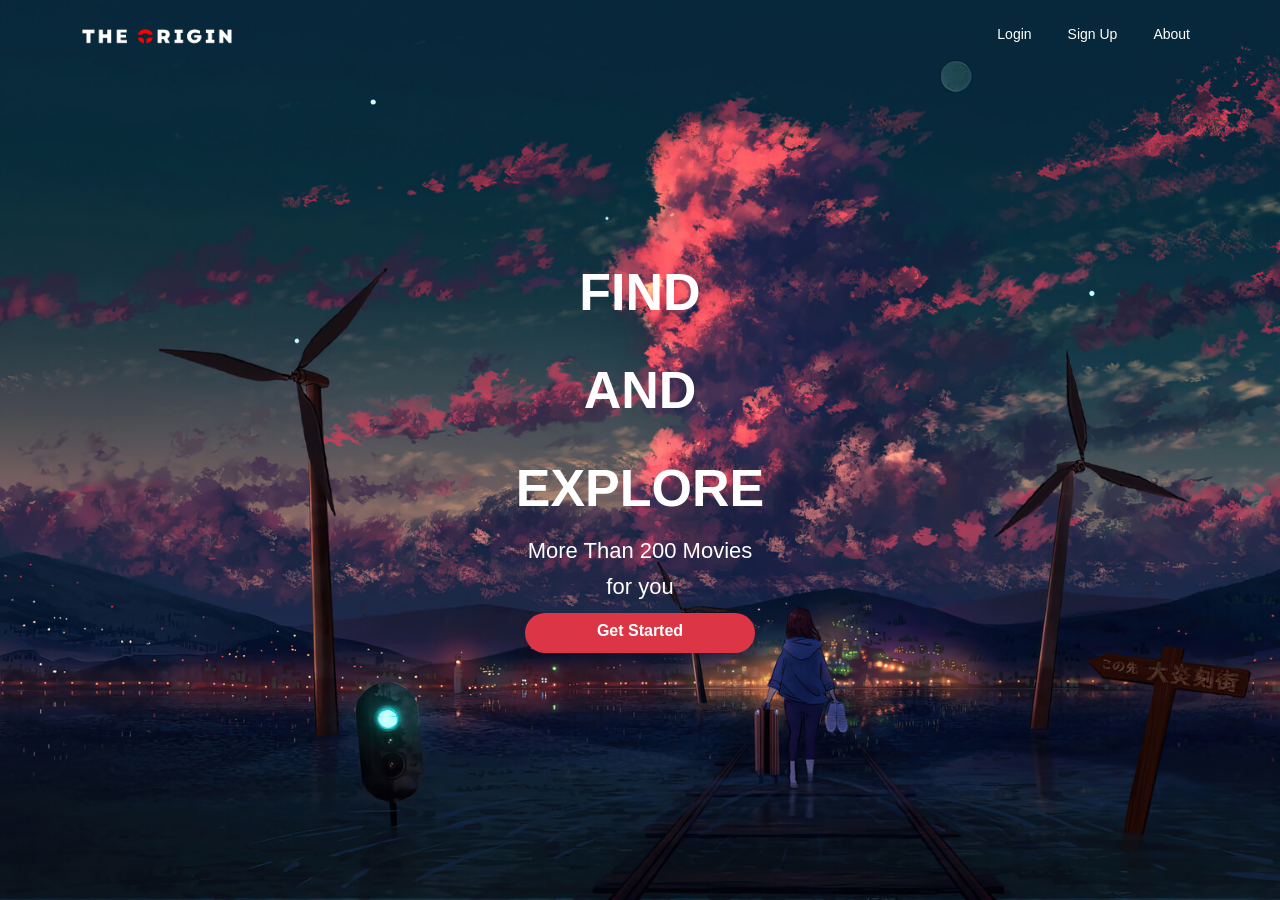
<file: index.html>
<!DOCTYPE html>
<html lang="en">
  <head>
    <meta charset="utf-8" />
    <meta name="viewport" content="width=device-width, initial-scale=1" />
    <title>THE ORIGIN</title>
    <link rel="stylesheet" href="bs/css/bootstrap.min.css">
    <link rel="stylesheet" href="style.css" />
  </head>
  <body>
    <!--Navbar start-->
    <nav class="navbar navbar-expand-lg bg-transparent navbar-dark pb-3 fixed-top">
      <div class="container d-flex align-items-start navkonten">
        <a class="navbar-brand pt-2" href="#">
          <img src="Assets/Image/logocrop.png" alt="Bootstrap" width="150">
        </a>
        <button class="navbar-toggler" type="button" data-bs-toggle="collapse" data-bs-target="#navbarNav" aria-controls="navbarNav" aria-expanded="false" aria-label="Toggle navigation">
          <span class="navbar-toggler-icon"></span>
        </button>
        <div class="collapse navbar-collapse" id="navbarNav">
          <ul class="navbar-nav ms-auto mb-auto nav-custom pt-2">
            <li class="nav-item">
              <a class="nav-link active" aria-current="page" href="Login/login.html">Login</a>
            </li>
            <li class="nav-item">
              <a class="nav-link active" aria-current="page" href="SignUp/signup.html">Sign Up</a>
            </li>
            <li class="nav-item">
              <a class="nav-link active" aria-current="page" href="#">About</a>
            </li>
          </ul>
        </div>
      </div>
    </nav>
    <!--Navbar end-->

    <!--Grid start-->
    <!-- <div class="container-fluid text-center bg-dark text-light">
      <div class="row">
        <div class="col-lg-3 col-md-6 col-12 border p-5">KOLOM</div>
        <div class="col-lg-3 col-md-6 col-12 border p-5">KOLOM</div>
        <div class="col-lg-3 col-md-6 col-12 border p-5">KOLOM</div>
        <div class="col-lg-3 col-md-6 col-12 border p-5">KOLOM</div>
      </div>
    </div> -->
    <!--Grid end-->

    <!--Carousel start-->
    <!--
  <div class="container ms-auto me-auto p-10">
    <div id="carouselExampleCaptions" class="carousel slide" data-bs-ride="false">
      <div class="carousel-indicators">
        <button type="button" data-bs-target="#carouselExampleCaptions" data-bs-slide-to="0" class="active" aria-current="true" aria-label="Slide 1"></button>
        <button type="button" data-bs-target="#carouselExampleCaptions" data-bs-slide-to="1" aria-label="Slide 2"></button>
        <button type="button" data-bs-target="#carouselExampleCaptions" data-bs-slide-to="2" aria-label="Slide 3"></button>
      </div>
      <div class="carousel-inner">
        <div class="carousel-item active">
          <img src="foto2.jpg" class="d-block w-100 rounded" alt="...">
          <div class="carousel-caption d-none d-md-block">
            <h5>Home</h5>
            <p>Lorem ipsum dolor sit amet consectetur, adipisicing elit. Voluptates, dolor.</p>
          </div>
        </div>
        <div class="carousel-item">
          <img src="foto2.jpg" class="d-block w-100 rounded" alt="...">
          <div class="carousel-caption d-none d-md-block">
            <h5>Home</h5>
            <p>Lorem ipsum, dolor sit amet consectetur adipisicing elit. Ipsa, maiores.</p>
          </div>
        </div>
        <div class="carousel-item">
          <img src="foto2.jpg" class="d-block w-100 rounded" alt="...">
          <div class="carousel-caption d-none d-md-block">
            <h5>Home</h5>
            <p>Lorem ipsum dolor sit amet consectetur adipisicing elit. Esse, accusamus?</p>
          </div>
        </div>
      </div>
      <button class="carousel-control-prev" type="button" data-bs-target="#carouselExampleCaptions" data-bs-slide="prev">
        <span class="carousel-control-prev-icon" aria-hidden="true"></span>
        <span class="visually-hidden">Previous</span>
      </button>
      <button class="carousel-control-next" type="button" data-bs-target="#carouselExampleCaptions" data-bs-slide="next">
        <span class="carousel-control-next-icon" aria-hidden="true"></span>
        <span class="visually-hidden">Next</span>
      </button>
    </div>
  </div>
-->
    <!--Carousel end-->

    <!--Konten Start-->
    <main>
      <section>
        <div class="col-12 container mx-auto text-white content-wrapper text-wrapper">
          <h1>FIND</h1>
          <h1>AND</h1>
          <h1>EXPLORE</h1>
          <p>More Than 200 Movies</p>
          <p>for you</p>
          <a href="Beranda/beranda.html" class="btn btn-wrapper btn-danger rounded-pill" role="button">Get Started</a>
        </div>
      </section>
    </main>
    <!--Konten End-->
    <script src="bs/js/bootstrap.min.js"></script>
  </body>
</html>
</file>
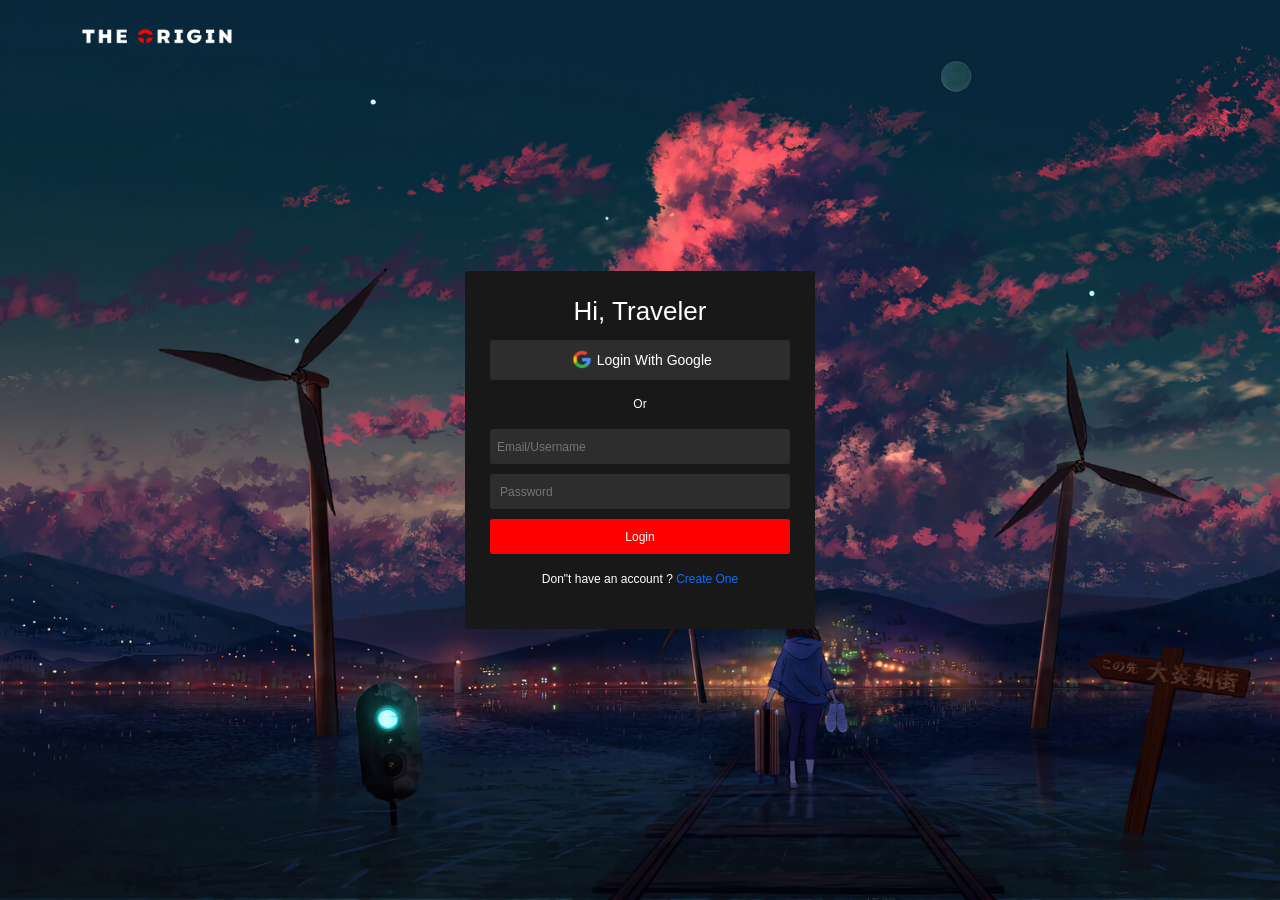
<file: Login/login.html>
<!DOCTYPE html>
<html lang="en">
  <head>
    <meta charset="utf-8" />
    <meta name="viewport" content="width=device-width, initial-scale=1" />
    <title>Login</title>
    <link rel="stylesheet" href="login.css" />
    <link rel="stylesheet" href="../bs/css/bootstrap.min.css">
  </head>
  <body>
    
    <!--Navbar Start-->
    <nav class="navbar navbar-expand-lg pb-3 navbar-dark">
      <div class="container d-flex align-items-start">
        <a class="navbar-brand pt-2" href="/index.html">
          <img src="../Assets/Image/logocrop.png" alt="Bootstrap" width="150" />
        </a>
      </div>
    </nav>
    <!--Navbar End-->

    <!--Card Section Start-->
    <div class="kontainer position-absolute top-50 start-50 translate-middle">
      <div class="title">
        <h3>Hi, Traveler</h3>
      </div>
      <div class="google">
        <div class="googletext">
          <img src="../Assets/Icons/google.png" alt="">
          <p>Login With Google</p>
        </div>
      </div>
      <p class="or">Or</p>
      <div class="field">
        <input type="email" class="email" id="email" placeholder="Email/Username">
      </div>
      <div class="field">
        <input type="password" class="password" id="password" placeholder="Password">
      </div>
      <div class="submit">
        <a href="../Beranda/beranda.html">
        <input type="submit" value="Login">
      </a>
      </div>
      <div class="create">
        <p>Don"t have an account ? <a href="../SignUp/signup.html"> Create One</a></p>
      </div>
    </div>
    <!--Card Section End-->


    <script src="../bs/js/bootstrap.min.js"></script>
  </body>
</html>
</file>
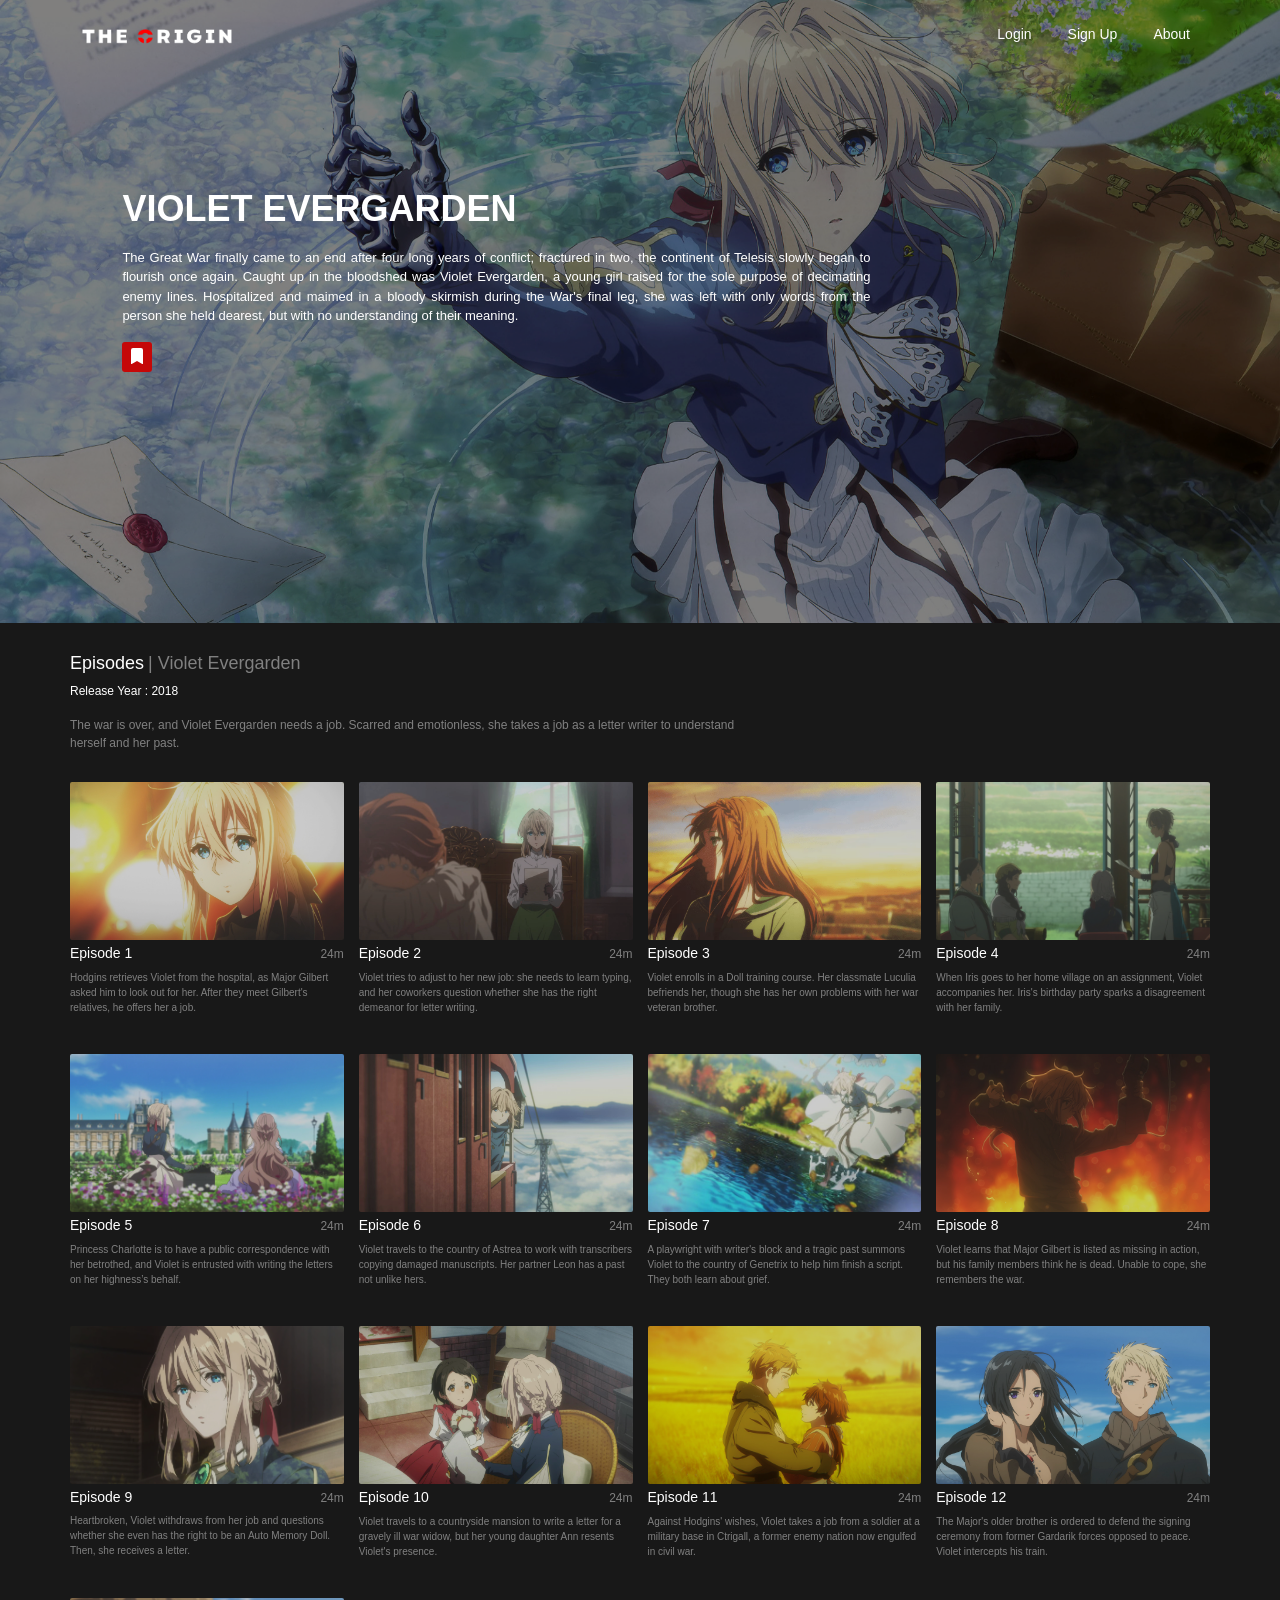
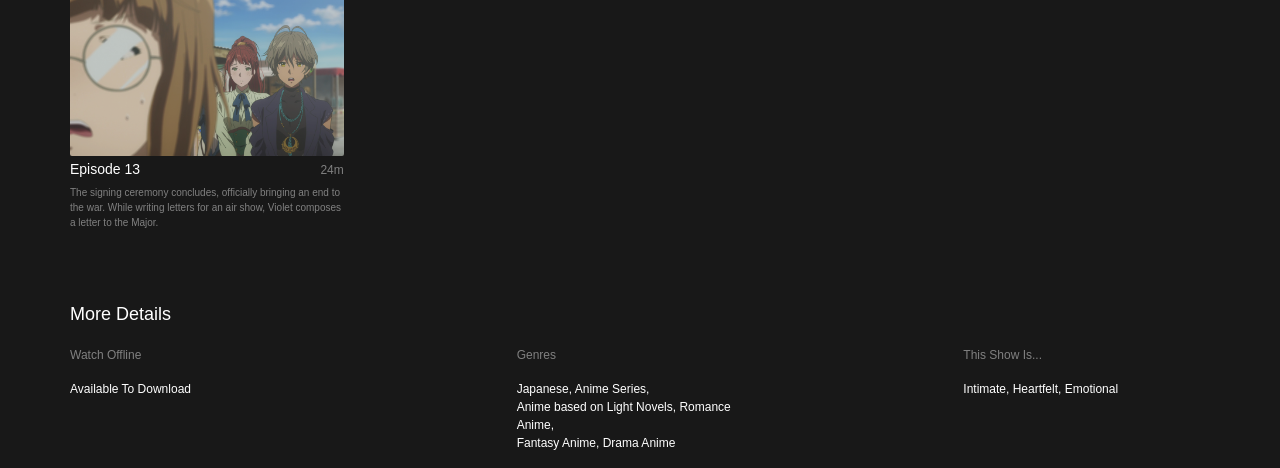
<file: Nontonpage/nonton.html>
<!DOCTYPE html>
<html lang="en">
  <head>
    <meta charset="utf-8" />
    <meta name="viewport" content="width=device-width, initial-scale=1" />
    <title>Violet Evergarden - Watch Your Favorite Series At THE ORIGIN</title>
    <link rel="stylesheet" href="nonton.css" />
    <link rel="stylesheet" href="../bs/css/bootstrap.min.css">
  </head>
  <body>
    <!--Navbar start-->
    <nav class="navbar navbar-expand-lg pb-3 navbar-dark">
      <div class="container d-flex align-items-start">
        <a class="navbar-brand pt-2" href="../Beranda/beranda.html">
          <img src="../Assets/Image/logocrop.png" alt="Bootstrap" width="150" />
        </a>
        <button class="navbar-toggler" type="button" data-bs-toggle="collapse" data-bs-target="#navbarNav" aria-controls="navbarNav" aria-expanded="false" aria-label="Toggle navigation">
          <span class="navbar-toggler-icon"></span>
        </button>
        <div class="collapse navbar-collapse" id="navbarNav">
          <ul class="navbar-nav ms-auto mb-auto nav-custom pt-2">
            <li class="nav-item">
              <a class="nav-link active" aria-current="page" href="../Login/login.html">Login</a>
            </li>
            <li class="nav-item">
              <a class="nav-link active" aria-current="page" href="../SignUp/signup.html">Sign Up</a>
            </li>
            <li class="nav-item">
              <a class="nav-link active" aria-current="page" href="#">About</a>
            </li>
          </ul>
        </div>
      </div>
    </nav>
    <!--Navbar end-->

    <!--Header Start-->
    <div class="kontainer-konten">
      <div class="kontenbox">
        <div class="konten">
          <h2>VIOLET EVERGARDEN</h2>
          <p>
            The Great War finally came to an end after four long years of conflict; fractured in two, the continent of Telesis slowly began to flourish once again. Caught up in the bloodshed was Violet Evergarden, a young girl raised for
            the sole purpose of decimating enemy lines. Hospitalized and maimed in a bloody skirmish during the War's final leg, she was left with only words from the person she held dearest, but with no understanding of their meaning.
          </p>
          <div class="kotak">
              <svg xmlns="http://www.w3.org/2000/svg" width="16" height="16" fill="currentColor" class="bi bi-bookmark-fill" viewBox="0 0 16 16">
                <path d="M2 2v13.5a.5.5 0 0 0 .74.439L8 13.069l5.26 2.87A.5.5 0 0 0 14 15.5V2a2 2 0 0 0-2-2H4a2 2 0 0 0-2 2z" />
              </svg>
          </div>
        </div>
        <img src="../Assets/Image/halnonton-header-cropped.png" alt="" />
      </div>
    </div>
    <!--Header End-->

    <!--Episode Header Start-->
    <div class="header-episode-kontainer">
      <div class="text-episode">
        <h5>Episodes</h5>
        <h5><span class="judulheader">| Violet Evergarden</span></h5>
      </div>
      <div class="text-releasedesc">
        <p>Release Year : 2018</p>
        <p><span class="releasedesc">The war is over, and Violet Evergarden needs a job. Scarred and emotionless, she takes a job as a letter writer to understand herself and her past.</span></p>
      </div>
    </div>
    <!--Episode Header Emd-->

    <!--Episode List Start-->
    <div class="kontainer-episode">
      <div class="box-episode">
        <img src="../Assets/Image/slider-list1crop.png" class="episode-list" />
        <a href="../Streamingpage/stream.html">
        <div class="desclist">
          <h6>Episode 1</h6>
          <h6><span class="menit">24m</span></h6>
        </div>
        </a>
        <div class="description">
          <p>Hodgins retrieves Violet from the hospital, as Major Gilbert asked him to look out for her. After they meet Gilbert's relatives, he offers her a job.</p>
        </div>
      </div>
      <div class="box-episode">
        <img src="../Assets/Image/slider-list2crop.png" class="episode-list" />
        <div class="desclist">
          <h6>Episode 2</h6>
          <h6><span class="menit">24m</span></h6>
        </div>
        <div class="description">
          <p>Violet tries to adjust to her new job: she needs to learn typing, and her coworkers question whether she has the right demeanor for letter writing.</p>
        </div>
      </div>
      <div class="box-episode">
        <img src="../Assets/Image/slider-list3crop.png" class="episode-list" />
        <div class="desclist">
          <h6>Episode 3</h6>
          <h6><span class="menit">24m</span></h6>
        </div>
        <div class="description">
          <p>Violet enrolls in a Doll training course. Her classmate Luculia befriends her, though she has her own problems with her war veteran brother.</p>
        </div>
      </div>
      <div class="box-episode">
        <img src="../Assets/Image/slider-list4crop.png" class="episode-list" />
        <div class="desclist">
          <h6>Episode 4</h6>
          <h6><span class="menit">24m</span></h6>
        </div>
        <div class="description">
          <p>When Iris goes to her home village on an assignment, Violet accompanies her. Iris's birthday party sparks a disagreement with her family.</p>
        </div>
      </div>
      <div class="box-episode">
        <img src="../Assets/Image/slider-list5crop.png" class="episode-list" />
        <div class="desclist">
          <h6>Episode 5</h6>
          <h6><span class="menit">24m</span></h6>
        </div>
        <div class="description">
          <p>Princess Charlotte is to have a public correspondence with her betrothed, and Violet is entrusted with writing the letters on her highness’s behalf.</p>
        </div>
      </div>
      <div class="box-episode">
        <img src="../Assets/Image/slider-list6crop.png" class="episode-list" />
        <div class="desclist">
          <h6>Episode 6</h6>
          <h6><span class="menit">24m</span></h6>
        </div>
        <div class="description">
          <p>Violet travels to the country of Astrea to work with transcribers copying damaged manuscripts. Her partner Leon has a past not unlike hers.</p>
        </div>
      </div>
      <div class="box-episode">
        <img src="../Assets/Image/slider-list7crop.png" class="episode-list" />
        <div class="desclist">
          <h6>Episode 7</h6>
          <h6><span class="menit">24m</span></h6>
        </div>
        <div class="description">
          <p>A playwright with writer's block and a tragic past summons Violet to the country of Genetrix to help him finish a script. They both learn about grief.</p>
        </div>
      </div>
      <div class="box-episode">
        <img src="../Assets/Image/slider-list8crop.png" class="episode-list" />
        <div class="desclist">
          <h6>Episode 8</h6>
          <h6><span class="menit">24m</span></h6>
        </div>
        <div class="description">
          <p>Violet learns that Major Gilbert is listed as missing in action, but his family members think he is dead. Unable to cope, she remembers the war.</p>
        </div>
      </div>
      <div class="box-episode">
        <img src="../Assets/Image/slider-list9-crop.png" class="episode-list" />
        <div class="desclist">
          <h6>Episode 9</h6>
          <h6><span class="menit">24m</span></h6>
        </div>
        <div class="description">
          <p>Heartbroken, Violet withdraws from her job and questions whether she even has the right to be an Auto Memory Doll. Then, she receives a letter.</p>
        </div>
      </div>
      <div class="box-episode">
        <img src="../Assets/Image/slider-list10crop.png" class="episode-list" />
        <div class="desclist">
          <h6>Episode 10</h6>
          <h6><span class="menit">24m</span></h6>
        </div>
        <div class="description">
          <p>Violet travels to a countryside mansion to write a letter for a gravely ill war widow, but her young daughter Ann resents Violet's presence.</p>
        </div>
      </div>
      <div class="box-episode">
        <img src="../Assets/Image/slider-list11crop.png" class="episode-list" />
        <div class="desclist">
          <h6>Episode 11</h6>
          <h6><span class="menit">24m</span></h6>
        </div>
        <div class="description">
          <p>Against Hodgins' wishes, Violet takes a job from a soldier at a military base in Ctrigall, a former enemy nation now engulfed in civil war.</p>
        </div>
      </div>
      <div class="box-episode">
        <img src="../Assets/Image/slider-list12crop.png" class="episode-list" />
        <div class="desclist">
          <h6>Episode 12</h6>
          <h6><span class="menit">24m</span></h6>
        </div>
        <div class="description">
          <p>The Major's older brother is ordered to defend the signing ceremony from former Gardarik forces opposed to peace. Violet intercepts his train.</p>
        </div>
      </div>
      <div class="box-episode">
        <img src="../Assets/Image/slider-list13crop.png" class="episode-list" />
        <div class="desclist">
          <h6>Episode 13</h6>
          <h6><span class="menit">24m</span></h6>
        </div>
        <div class="description">
          <p>The signing ceremony concludes, officially bringing an end to the war. While writing letters for an air show, Violet composes a letter to the Major.</p>
        </div>
      </div>
    </div>
    <!--Episode List End-->

    <!--More Like This Start-->
    <div class="kontainer-details">
      <h5>More Details</h5>
      <div class="kontainer-moredetails-1">
        <div class="watchoffline">
          <p class="title-watch-offline">Watch Offline</p>
          <p>Available To Download</p>
        </div>
        <div class="watchoffline">
          <p class="title-watch-offline">Genres</p>
          <p>Japanese, Anime Series, <br> Anime based on Light Novels, Romance Anime, <br> Fantasy Anime, Drama Anime</p>
        </div>
        <div class="watchoffline">
          <p class="title-watch-offline">This Show Is...</p>
          <p>Intimate, Heartfelt, Emotional</p>
        </div>
      </div>
    </div>
    <!--More Like This End-->
    <script>
      const navEl = document.querySelector(".navbar");

      window.addEventListener("scroll", () => {
        if (window.scrollY > 50) {
          navEl.classList.add("scrolled-nav");
        } else if (window.scrollY < 50) {
          navEl.classList.remove("scrolled-nav");
        }
      });
    </script>
    <script src="../bs/js/bootstrap.min.js"></script>
  </body>
</html>
</file>
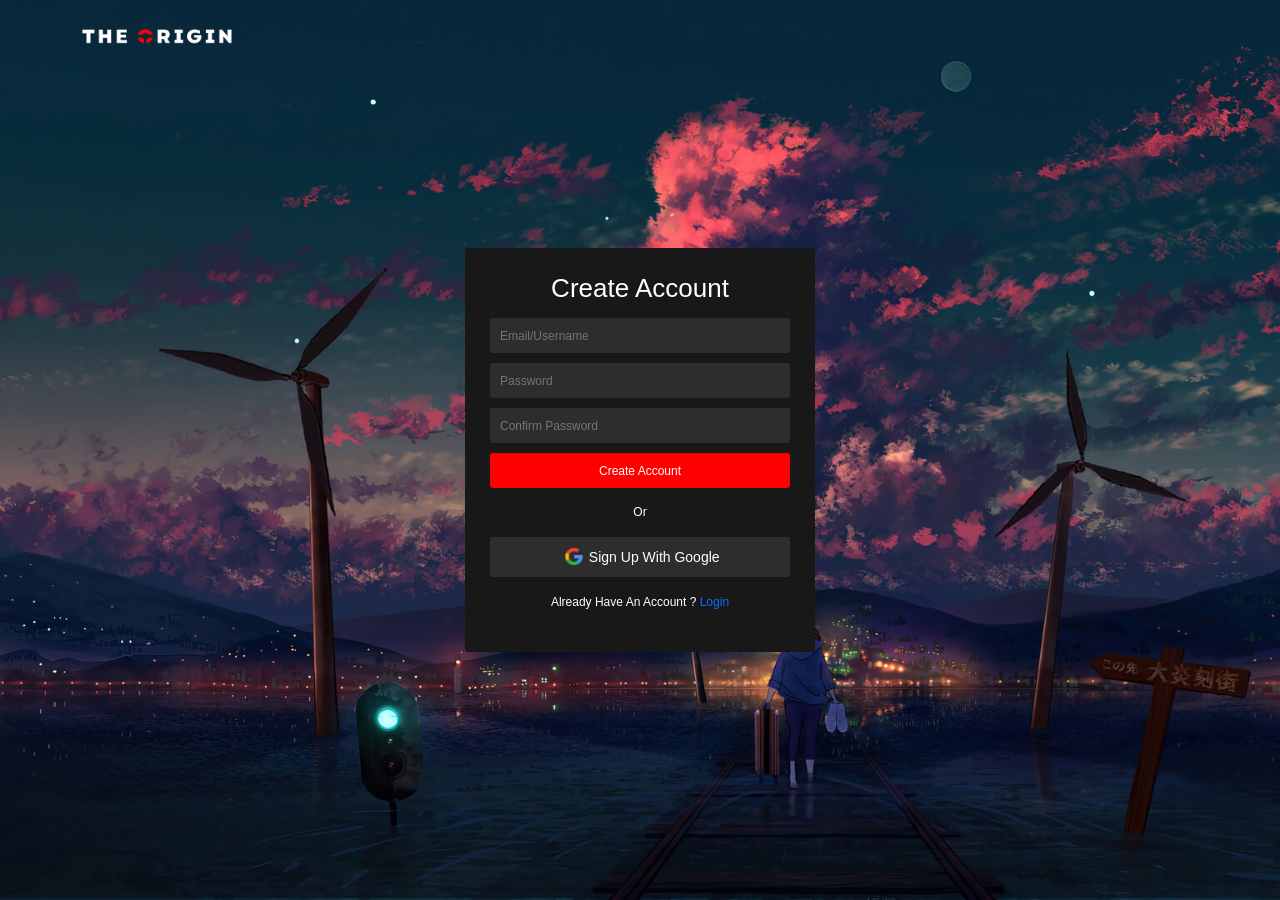
<file: SignUp/signup.html>
<!DOCTYPE html>
<html lang="en">
  <head>
    <meta charset="utf-8" />
    <meta name="viewport" content="width=device-width, initial-scale=1" />
    <title>Login</title>
    <link rel="stylesheet" href="signup.css" />
    <link rel="stylesheet" href="../bs/css/bootstrap.min.css">
  </head>
  <body>

    <!--Navbar Start-->
    <nav class="navbar navbar-expand-lg pb-3 navbar-dark">
      <div class="container d-flex align-items-start">
        <a class="navbar-brand pt-2" href="../index.html">
          <img src="../Assets/Image/logocrop.png" alt="Bootstrap" width="150" />
        </a>
      </div>
    </nav>
    <!--Navbar End-->

    <!--Card Section Start-->
    <div class="kontainer position-absolute top-50 start-50 translate-middle">
      <div class="title">
        <h3>Create Account</h3>
      </div>
      <div class="field">
        <input type="email" class="email" id="email" placeholder="Email/Username">
      </div>
      <div class="field">
        <input type="password" class="password" id="password" placeholder="Password">
      </div>
      <div class="field">
        <input type="password" class="password" id="password" placeholder="Confirm Password">
      </div>
      <div class="submit">
        <a href="../Beranda/beranda.html">
        <input type="submit" value="Create Account">
      </a>
      </div>
      <p class="or">Or</p>
      <div class="google">
        <div class="googletext">
          <img src="../Assets/Icons/google.png" alt="">
          <p>Sign Up With Google</p>
        </div>
      </div>
      <div class="create">
        <p>Already Have An Account ? <a href="../Login/login.html"> Login</a></p>
      </div>
    </div>
    <!--Card Section End-->


    <script src="../bs/js/bootstrap.min.js"></script>
  </body>
</html>
</file>
<file: style.css>
body {
  font-family: "Poppins", sans-serif;
  background-image: url(Assets/Image/foto2.jpg);
  background-repeat: no-repeat;
  background-size: cover;
  height: 100vh;
}

.navbar button {
  margin-top: 8px;
}

.navbar img {
  margin-top: 9px;
}

.nav-item a {
  font-size: 14px;
}

p {
  font-size: 22px;
  color: white;
}

.content-wrapper {
  display: flex;
  justify-content: center;
  align-items: center;
  flex-direction: column;
  min-height: 100vh;
}

.text-wrapper h1 {
  font-size: 52px;
  line-height: 90px;
  font-weight: bold;
}

.text-wrapper p {
  line-height: 20px;
}

.btn-wrapper {
  width: 230px;
  height: 40px;
  font-weight: 800;
}

.text-wrapper .btn-wrapper {
  border: none;
}

@media screen and (min-width: 992px) {
  .nav-item {
    padding-left: 20px;
  }
  .navkonten {
    color: black;
  }
}
</file>
<file: Login/login.css>
body {
  height: 100vh;
  background-repeat: no-repeat;
  background-size: cover;
  background-image: url(../Assets/Image/foto2.jpg);
  background-color: #181818 !important;
  font-family: "Poppins", sans-serif !important;
}

.navbar img {
  margin-top: 9px;
}
.title h3 {
  font-size: 26px;
  margin-bottom: 8px;
}
.kontainer {
  border-radius: 3px;
  padding: 25px;
  background-color: #181818;
}
.kontainer .or  {
  margin-top: 15px;
  font-size: 12px
}
.field {
  border: none;
  margin-top: 10px;
}
.submit {
  margin-top: 10px;
  text-align: center;
}
.field input {
  color: white;
  width: 300px;
  border-radius: 3px;
  height: 35px;
  border: 1px white;
  background-color: #2e2d2d;
}
.submit input {
  color: white;
  border-radius: 3px;
  height: 35px;
  font-weight: 500;
  font-size: 12px;
  width: 100%;
  border: none;
  background-color: red;
}
.submit input:hover {
  transition: 0.3s;
  background-color: rgb(244, 88, 88);
}
input[type="email"] {
  font-size: 12px;
}
input[type="password"] {
  padding-left: 5px !important;
  font-size: 12px;
}
.field ::placeholder {
  padding-left: 5px;
  font-size: 12px;
}
.field input:focus {
  outline: none;
}
.field input:hover {
  transition: 0.3s;
  background-color: rgb(62, 61, 61);
}
.title h3 {
  padding-bottom: 5px;
  text-align: center;
  color: white;
}
.create p {
  padding-top: 6px;
  text-align: center;
  font-size: 12px !important;
  text-decoration: none;
  color: white;
}
.kontainer p {
  font-size: 14px;
  margin-top: 10px;
  color: white;
  text-align: center;
}
.google {
  border-radius: 3px;
  height: 40px;
  background-color: #2e2d2d;
}
.google img {
  margin-right: 1px;
  margin-top: 10px;
  height: 20px;
}
.googletext {
  justify-content: center;
  display: flex;
}
.googletext p {
  font-size: 14px;
}
.create a {
  text-decoration: none;
}
</file>
<file: Nontonpage/nonton.css>
body {
  font-family: "Poppins", sans-serif !important;
  background-color: #181818 !important;
  background-repeat: no-repeat;
}
.box-episode a {
  text-decoration: none;
}
.scrolled-nav {
  background-color: #101010;
  box-shadow: 0 3px 10px rgba(0, 0, 0, 0.15);
}
.nav-item a {
  font-size: 14px;
}
.navbar {
  transition: all 0.3s;
}
.navbar button {
  margin-top: 8px;
}
.navbar img {
  margin-top: 9px;
}
.kontainer-konten {
  overflow: hidden;
}
.kontainer-konten .kontenbox img {
  max-width: 100%;
  object-fit: cover;
  filter: brightness(50%);
}
.konten {
  position: absolute;
  bottom: 0;
  left: 0;
  color: white;
  padding-left: 20px;
  padding-bottom: 0.5px;
  z-index: 2;
  top: 30%;
  width: 60%;
  margin-left: 8%;
  text-align: left;
}
.konten h2 {
  font-size: 36px;
  font-weight: bold;
}
.konten p {
  font-size: 13px;
  font-weight: 300;
  padding-top: 10px;
  text-align: justify;
}
.kotak {
  height: 30px;
  width: 30px;
  background-color: #c50808;
  border-radius: 3px;
}
.kotak svg {
  margin-left: 7px;
  margin-top: 3px;
}
.kontenbox {
  position: relative;
}

/*EPISODE>>>>>>>>>>>>>>>>>>>>>>>>>>>>>>>>>>>>>>>>>>>>>>>>>*/
.header-episode-kontainer {
  margin: 0 auto;
  max-width: 1140px;
  margin-top: 30px;
}
.text-episode {
  display: flex;
  color: white;
  gap: 4px;
}
.text-episode h5 {
  font-weight: 500;
  font-size: 18px;
}
.text-releasedesc {
  max-width: 700px;
  color: white;
}
.text-releasedesc .releasedesc {
  top: -20%;
  color: grey;
  padding-bottom: 20px;
}
.text-releasedesc p {
  font-weight: 500;
  font-size: 12px;
}
.judulheader {
  font-weight: 300;
  font-size: 18px;
  color: grey;
}

.kontainer-episode {
  display: grid;
  grid-template-columns: repeat(4, minmax(200px, 5fr));
  max-width: 1140px;
  margin: 0 auto;
  margin-top: 30px;
  gap: 15px;
}
.box-episode .episode-list {
  width: 100%;
  border-radius: 2px;
  filter: brightness(80%);
}
.desclist {
  margin-top: 5px;
  color: white;
  display: flex;
  justify-content: space-between;
}
.desclist h6 {
  font-weight: 500;
  font-size: 14px;
}
.desclist .menit {
  font-weight: 300;
  color: grey;
  font-size: 12px;
}
.description p {
  color: grey;
  font-size: 10px;
}
.box-episode {
  margin-bottom: 8px;
}

/*DETAILED CAST SECTION----------------------------------------*/
.kontainer-details {
  max-width: 1140px;
  margin: 0 auto;
  margin-top: 50px;
}
.kontainer-details h5 {
  margin-bottom: 20px;
  color: white;
  font-weight: 500;
  font-size: 18px;
}
.kontainer-moredetails-1 {
  display: grid;
  grid-template-columns: repeat(3, minmax(240px, 5fr));
  gap: 200px;
}
.watchoffline p {
  font-weight: 200;
  font-size: 12px;
  color: white;
}
.watchoffline .title-watch-offline {
  color: grey;
}

@media screen and (min-width: 992px) {
  .navbar {
    position: fixed !important;
    width: 100%;
    z-index: 3;
    padding-left: 0%;
  }
  .nav-item {
    padding-left: 20px;
  }
}
@media screen and (max-width: 1024px) {
  .kontainer-episode {
    grid-template-columns: repeat(3, minmax(150px, 5fr));
    margin: 20px 10px;
  }
  .header-episode-kontainer {
    margin: 20px 10px;
  }
  .header-more-movie {
    margin: 20px 10px;
  }
  .kontainer-moredetails-1 {
    display: grid;
    grid-template-columns: repeat(2, minmax(100px, 5fr));
    gap: 200px;
    margin: 20px 10px;
  }
  .kontainer-details h5 {
    margin: 20px 10px;
  }
  .kontainer-details {
    display: none;
  }
}
@media screen and (max-width: 768px) {
  .kontainer-episode {
    grid-template-columns: repeat(2, minmax(150px, 5fr));
    margin: 20px 10px;
  }
  .header-more-movie {
    margin: 20px 10px;
  }
  .header-episode-kontainer {
    margin: 20px 10px;
  }
  .kontainer-moredetails-1 {
    display: grid;
    grid-template-columns: repeat(1, minmax(100px, 5fr));
    gap: 200px;
    margin: 20px 10px;
  }
  .kontainer-details h5 {
    margin: 20px 10px;
  }
  .konten {
    width: 40%;
  }
  .konten p {
    display: none;
  }
  .konten h2 {
    font-size: 20px;
}
}
</file>
<file: SignUp/signup.css>
body {
  height: 100vh;
  background-repeat: no-repeat;
  background-size: cover;
  background-image: url(../Assets/Image/foto2.jpg);
  background-color: #181818 !important;
  font-family: "Poppins", sans-serif !important;
}

.navbar img {
  margin-top: 9px;
}
.kontainer {
  border-radius: 3px;
  padding: 25px;
  background-color: #181818;
}
.kontainer .or {
  margin-top: 15px;
  font-size: 12px
}
.field {
  border: none;
  margin-top: 10px;
}
.submit {
  margin-top: 10px;
  text-align: center;
}
.field input {
  color: white;
  width: 300px;
  border-radius: 3px;
  height: 35px;
  border: 1px white;
  background-color: #2e2d2d;
}
.submit input {
  border-radius: 3px;
  height: 35px;
  font-weight: 500;
  font-size: 12px;
  width: 100%;
  border: none;
  background-color: red;
  color: white;
}
.submit input:hover {
  transition: 0.3s;
  background-color: rgb(244, 88, 88);
}
input[type="email"] {
  padding-left: 5px !important;
  font-size: 12px;
}
input[type="password"] {
  padding-left: 5px !important;
  font-size: 12px;
}
.field ::placeholder {
  padding-left: 5px;
  font-size: 12px;
}
.field input:focus {
  outline: none;
}
.field input:hover {
  transition: 0.3s;
  background-color: rgb(62, 61, 61);
}
.title h3 {
  margin-bottom: 14px;
  text-align: center;
  color: white;
  font-size: 26px;
}
.create p {
  padding-top: 6px;
  text-align: center;
  font-size: 12px !important;
  text-decoration: none;
  color: white;
}
.kontainer p {
  font-size: 14px;
  margin-top: 10px;
  color: white;
  text-align: center;
}
.google {
  border-radius: 3px;
  height: 40px;
  background-color: #2e2d2d;
}
.google img {
  margin-right: 1px;
  margin-top: 10px;
  height: 20px;
}
.googletext {
  justify-content: center;
  display: flex;
}
.googletext p {
  font-size: 14px;
}
.create a {
  text-decoration: none;
}
</file>
